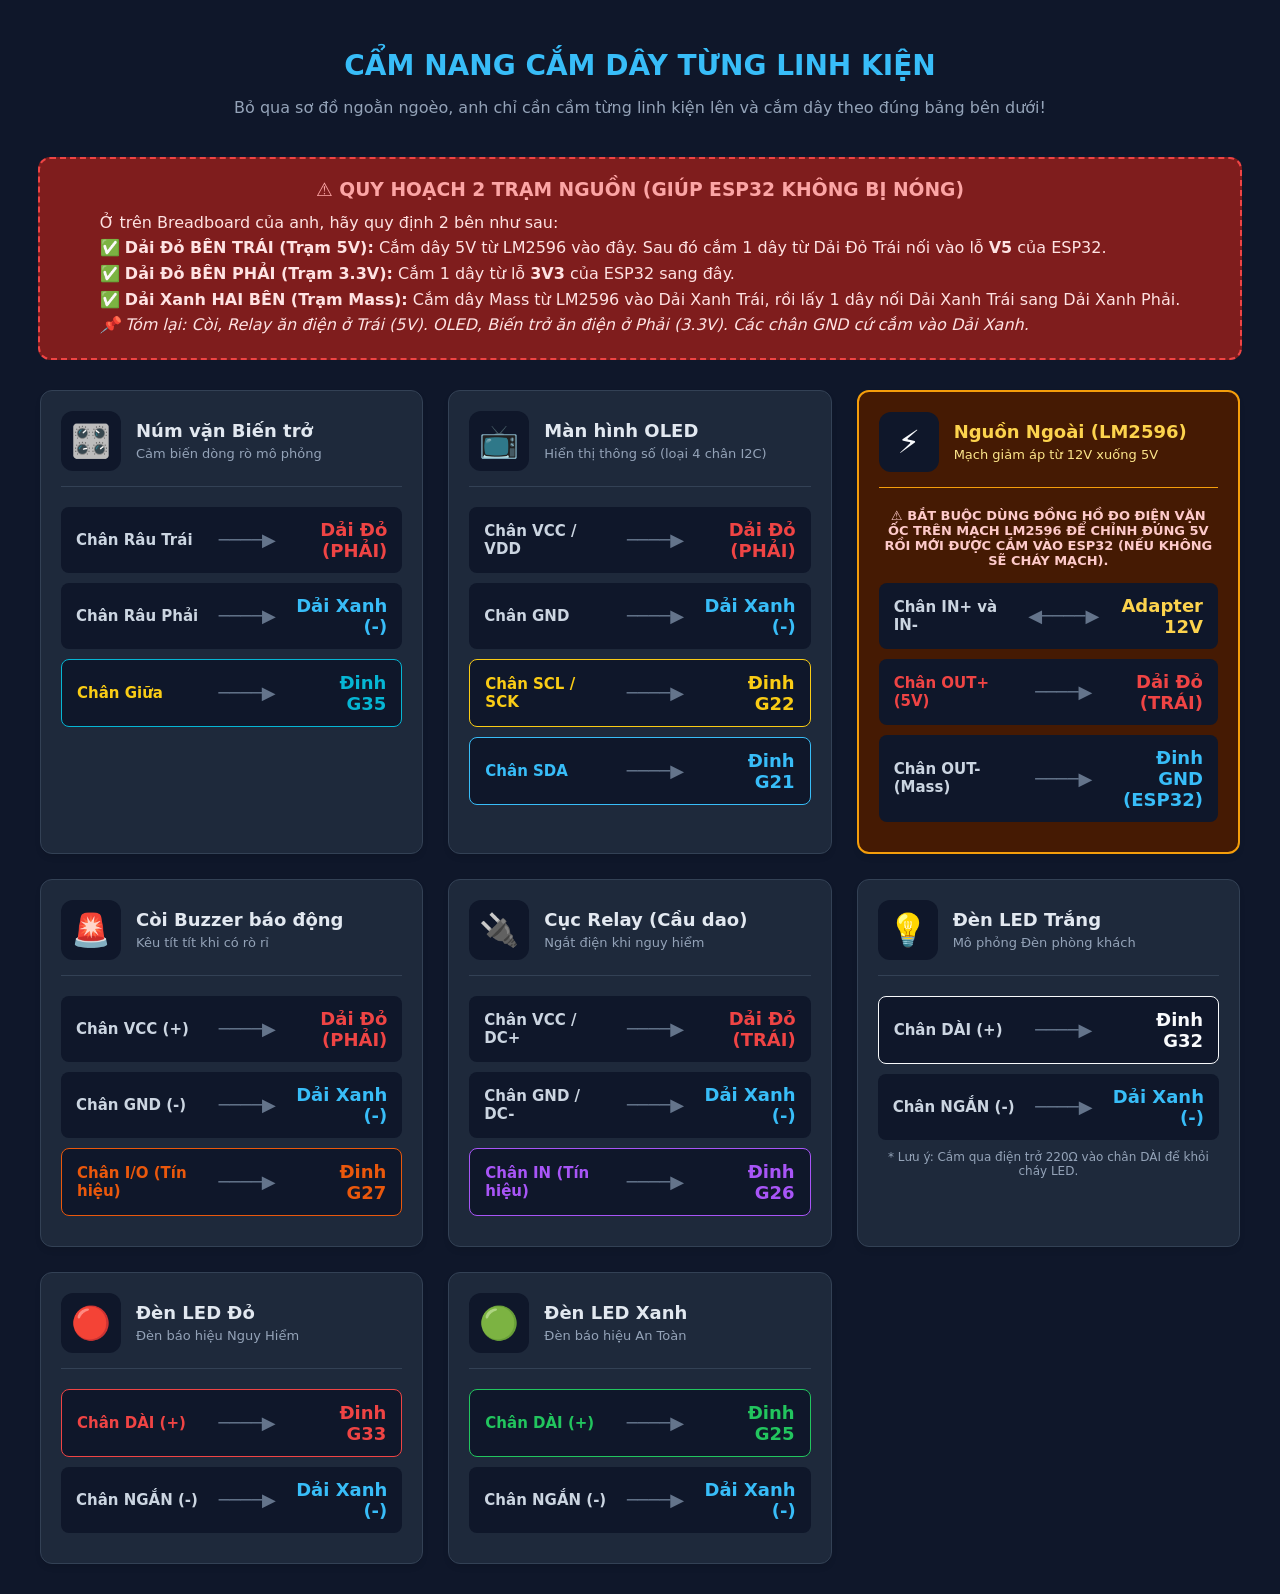
<file: huong-dan-cam-day-chi-tiet.html>
<!DOCTYPE html>
<html lang="vi">
<head>
<meta charset="UTF-8">
<meta name="viewport" content="width=device-width, initial-scale=1.0">
<title>Sơ Đồ Cắm Dây Rút Gọn</title>
<style>
    body {
        font-family: 'Segoe UI', system-ui, sans-serif;
        background: #0f172a;
        color: #f8fafc;
        margin: 0;
        padding: 30px;
    }
    h1 {
        text-align: center;
        color: #38bdf8;
        font-size: 28px;
        margin-bottom: 10px;
        text-transform: uppercase;
    }
    p.subtitle {
        text-align: center;
        color: #94a3b8;
        font-size: 16px;
        margin-bottom: 40px;
    }
    .grid {
        display: grid;
        grid-template-columns: repeat(auto-fit, minmax(350px, 1fr));
        gap: 25px;
        max-width: 1200px;
        margin: 0 auto;
    }
    .card {
        background: #1e293b;
        border: 1px solid #334155;
        border-radius: 12px;
        padding: 20px;
        box-shadow: 0 4px 6px -1px rgba(0, 0, 0, 0.1);
        transition: transform 0.2s;
    }
    .card:hover {
        transform: translateY(-5px);
        border-color: #38bdf8;
    }
    .card-header {
        display: flex;
        align-items: center;
        gap: 15px;
        margin-bottom: 20px;
        border-bottom: 1px solid #334155;
        padding-bottom: 15px;
    }
    .emoji {
        font-size: 32px;
        background: #0f172a;
        width: 60px;
        height: 60px;
        display: flex;
        align-items: center;
        justify-content: center;
        border-radius: 12px;
    }
    .card-title {
        font-size: 18px;
        font-weight: 600;
        color: #e2e8f0;
        margin: 0;
    }
    .card-desc {
        font-size: 13px;
        color: #94a3b8;
        margin: 5px 0 0 0;
    }
    .connection {
        display: flex;
        align-items: center;
        justify-content: space-between;
        background: #0f172a;
        padding: 12px 15px;
        border-radius: 8px;
        margin-bottom: 10px;
        font-size: 15px;
    }
    .pin-source {
        font-weight: bold;
        color: #cbd5e1;
        width: 40%;
    }
    .wire-path {
        color: #64748b;
        font-size: 18px;
        display: flex;
        align-items: center;
        gap: 5px;
    }
    .pin-target {
        font-weight: bold;
        color: #38bdf8;
        width: 30%;
        text-align: right;
        font-size: 18px;
    }
    .highlight-red { color: #ef4444 !important; }
    .highlight-green { color: #22c55e !important; }
    .highlight-yellow { color: #facc15 !important; }
    .highlight-purple { color: #a855f7 !important; }
    
    .alert-box {
        background: #7f1d1d;
        border: 2px dashed #ef4444;
        border-radius: 12px;
        padding: 20px;
        max-width: 1160px;
        margin: 0 auto 30px auto;
        text-align: center;
    }
    .alert-box h3 { margin: 0 0 10px 0; color: #fca5a5; }
    .alert-box p { margin: 0; color: #fee2e2; font-size: 16px;}
</style>
</head>
<body>

<h1>CẨM NANG CẮM DÂY TỪNG LINH KIỆN</h1>
<p class="subtitle">Bỏ qua sơ đồ ngoằn ngoèo, anh chỉ cần cầm từng linh kiện lên và cắm dây theo đúng bảng bên dưới!</p>

<div class="alert-box">
    <h3>⚠️ QUY HOẠCH 2 TRẠM NGUỒN (GIÚP ESP32 KHÔNG BỊ NÓNG)</h3>
    <p style="text-align: left; display: inline-block; margin: 0 auto; line-height: 1.6;">
    Ở trên Breadboard của anh, hãy quy định 2 bên như sau:<br>
    ✅ <b>Dải Đỏ BÊN TRÁI (Trạm 5V):</b> Cắm dây 5V từ LM2596 vào đây. Sau đó cắm 1 dây từ Dải Đỏ Trái nối vào lỗ <b>V5</b> của ESP32.<br>
    ✅ <b>Dải Đỏ BÊN PHẢI (Trạm 3.3V):</b> Cắm 1 dây từ lỗ <b>3V3</b> của ESP32 sang đây.<br>
    ✅ <b>Dải Xanh HAI BÊN (Trạm Mass):</b> Cắm dây Mass từ LM2596 vào Dải Xanh Trái, rồi lấy 1 dây nối Dải Xanh Trái sang Dải Xanh Phải.<br>
    <i>📌 Tóm lại: Còi, Relay ăn điện ở Trái (5V). OLED, Biến trở ăn điện ở Phải (3.3V). Các chân GND cứ cắm vào Dải Xanh.</i></p>
</div>

<div class="grid">

    <!-- BIẾN TRỞ -->
    <div class="card">
        <div class="card-header">
            <div class="emoji">🎛️</div>
            <div>
                <h3 class="card-title">Núm vặn Biến trở</h3>
                <p class="card-desc">Cảm biến dòng rò mô phỏng</p>
            </div>
        </div>
        <div class="connection">
            <div class="pin-source">Chân Râu Trái</div>
            <div class="wire-path">────▶</div>
            <div class="pin-target highlight-red">Dải Đỏ (PHẢI)</div>
        </div>
        <div class="connection">
            <div class="pin-source">Chân Râu Phải</div>
            <div class="wire-path">────▶</div>
            <div class="pin-target">Dải Xanh (-)</div>
        </div>
        <div class="connection" style="border: 1px solid #06b6d4;">
            <div class="pin-source highlight-yellow">Chân Giữa</div>
            <div class="wire-path">────▶</div>
            <div class="pin-target" style="color: #06b6d4">Đinh G35</div>
        </div>
    </div>

    <!-- MÀN HÌNH OLED -->
    <div class="card">
        <div class="card-header">
            <div class="emoji">📺</div>
            <div>
                <h3 class="card-title">Màn hình OLED</h3>
                <p class="card-desc">Hiển thị thông số (loại 4 chân I2C)</p>
            </div>
        </div>
        <div class="connection">
            <div class="pin-source">Chân VCC / VDD</div>
            <div class="wire-path">────▶</div>
            <div class="pin-target highlight-red">Dải Đỏ (PHẢI)</div>
        </div>
        <div class="connection">
            <div class="pin-source">Chân GND</div>
            <div class="wire-path">────▶</div>
            <div class="pin-target">Dải Xanh (-)</div>
        </div>
        <div class="connection" style="border: 1px solid #facc15;">
            <div class="pin-source highlight-yellow">Chân SCL / SCK</div>
            <div class="wire-path">────▶</div>
            <div class="pin-target highlight-yellow">Đinh G22</div>
        </div>
        <div class="connection" style="border: 1px solid #38bdf8;">
            <div class="pin-source" style="color: #38bdf8">Chân SDA</div>
            <div class="wire-path">────▶</div>
            <div class="pin-target">Đinh G21</div>
        </div>
    </div>

    <!-- NGUỒN NGOÀI LM2596 -->
    <div class="card" style="border: 2px solid #f59e0b; background: #451a03;">
        <div class="card-header" style="border-bottom-color: #f59e0b;">
            <div class="emoji">⚡</div>
            <div>
                <h3 class="card-title" style="color: #fcd34d;">Nguồn Ngoài (LM2596)</h3>
                <p class="card-desc" style="color: #fde68a;">Mạch giảm áp từ 12V xuống 5V</p>
            </div>
        </div>
        <div style="font-size: 13px; color: #fecaca; text-align: center; margin-bottom: 15px; font-weight: bold;">
            ⚠️ BẮT BUỘC DÙNG ĐỒNG HỒ ĐO ĐIỆN VẶN ỐC TRÊN MẠCH LM2596 ĐỂ CHỈNH ĐÚNG 5V RỒI MỚI ĐƯỢC CẮM VÀO ESP32 (NẾU KHÔNG SẼ CHÁY MẠCH).
        </div>
        <div class="connection">
            <div class="pin-source">Chân IN+ và IN-</div>
            <div class="wire-path">◀────▶</div>
            <div class="pin-target" style="color: #fcd34d;">Adapter 12V</div>
        </div>
        <div class="connection">
            <div class="pin-source highlight-red">Chân OUT+ (5V)</div>
            <div class="wire-path">────▶</div>
            <div class="pin-target highlight-red">Dải Đỏ (TRÁI)</div>
        </div>
        <div class="connection">
            <div class="pin-source">Chân OUT- (Mass)</div>
            <div class="wire-path">────▶</div>
            <div class="pin-target">Đinh GND (ESP32)</div>
        </div>
    </div>

    <!-- CÒI BUZZER -->
    <div class="card">
        <div class="card-header">
            <div class="emoji">🚨</div>
            <div>
                <h3 class="card-title">Còi Buzzer báo động</h3>
                <p class="card-desc">Kêu tít tít khi có rò rỉ</p>
            </div>
        </div>
        <div class="connection">
            <div class="pin-source">Chân VCC (+)</div>
            <div class="wire-path">────▶</div>
            <div class="pin-target highlight-red">Dải Đỏ (PHẢI)</div>
        </div>
        <div class="connection">
            <div class="pin-source">Chân GND (-)</div>
            <div class="wire-path">────▶</div>
            <div class="pin-target">Dải Xanh (-)</div>
        </div>
        <div class="connection" style="border: 1px solid #ea580c;">
            <div class="pin-source" style="color: #ea580c">Chân I/O (Tín hiệu)</div>
            <div class="wire-path">────▶</div>
            <div class="pin-target" style="color: #ea580c">Đinh G27</div>
        </div>
    </div>

    <!-- CỤC RELAY -->
    <div class="card">
        <div class="card-header">
            <div class="emoji">🔌</div>
            <div>
                <h3 class="card-title">Cục Relay (Cầu dao)</h3>
                <p class="card-desc">Ngắt điện khi nguy hiểm</p>
            </div>
        </div>
        <div class="connection">
            <div class="pin-source">Chân VCC / DC+</div>
            <div class="wire-path">────▶</div>
            <div class="pin-target highlight-red">Dải Đỏ (TRÁI)</div>
        </div>
        <div class="connection">
            <div class="pin-source">Chân GND / DC-</div>
            <div class="wire-path">────▶</div>
            <div class="pin-target">Dải Xanh (-)</div>
        </div>
        <div class="connection" style="border: 1px solid #a855f7;">
            <div class="pin-source" style="color: #a855f7">Chân IN (Tín hiệu)</div>
            <div class="wire-path">────▶</div>
            <div class="pin-target highlight-purple">Đinh G26</div>
        </div>
    </div>

    <!-- LED TRẮNG -->
    <div class="card">
        <div class="card-header">
            <div class="emoji">💡</div>
            <div>
                <h3 class="card-title">Đèn LED Trắng</h3>
                <p class="card-desc">Mô phỏng Đèn phòng khách</p>
            </div>
        </div>
        <div class="connection" style="border: 1px solid #f8fafc;">
            <div class="pin-source">Chân DÀI (+)</div>
            <div class="wire-path">────▶</div>
            <div class="pin-target" style="color: #f8fafc">Đinh G32</div>
        </div>
        <div class="connection">
            <div class="pin-source">Chân NGẮN (-)</div>
            <div class="wire-path">────▶</div>
            <div class="pin-target">Dải Xanh (-)</div>
        </div>
        <div style="font-size: 12px; color: #94a3b8; text-align: center; margin-top: 10px;">
            * Lưu ý: Cắm qua điện trở 220Ω vào chân DÀI để khỏi cháy LED.
        </div>
    </div>

    <!-- LED ĐỎ -->
    <div class="card">
        <div class="card-header">
            <div class="emoji">🔴</div>
            <div>
                <h3 class="card-title">Đèn LED Đỏ</h3>
                <p class="card-desc">Đèn báo hiệu Nguy Hiểm</p>
            </div>
        </div>
        <div class="connection" style="border: 1px solid #ef4444;">
            <div class="pin-source highlight-red">Chân DÀI (+)</div>
            <div class="wire-path">────▶</div>
            <div class="pin-target highlight-red">Đinh G33</div>
        </div>
        <div class="connection">
            <div class="pin-source">Chân NGẮN (-)</div>
            <div class="wire-path">────▶</div>
            <div class="pin-target">Dải Xanh (-)</div>
        </div>
    </div>

    <!-- LED XANH -->
    <div class="card">
        <div class="card-header">
            <div class="emoji">🟢</div>
            <div>
                <h3 class="card-title">Đèn LED Xanh</h3>
                <p class="card-desc">Đèn báo hiệu An Toàn</p>
            </div>
        </div>
        <div class="connection" style="border: 1px solid #22c55e;">
            <div class="pin-source highlight-green">Chân DÀI (+)</div>
            <div class="wire-path">────▶</div>
            <div class="pin-target highlight-green">Đinh G25</div>
        </div>
        <div class="connection">
            <div class="pin-source">Chân NGẮN (-)</div>
            <div class="wire-path">────▶</div>
            <div class="pin-target">Dải Xanh (-)</div>
        </div>
    </div>

</div>

</body>
</html>
</file>
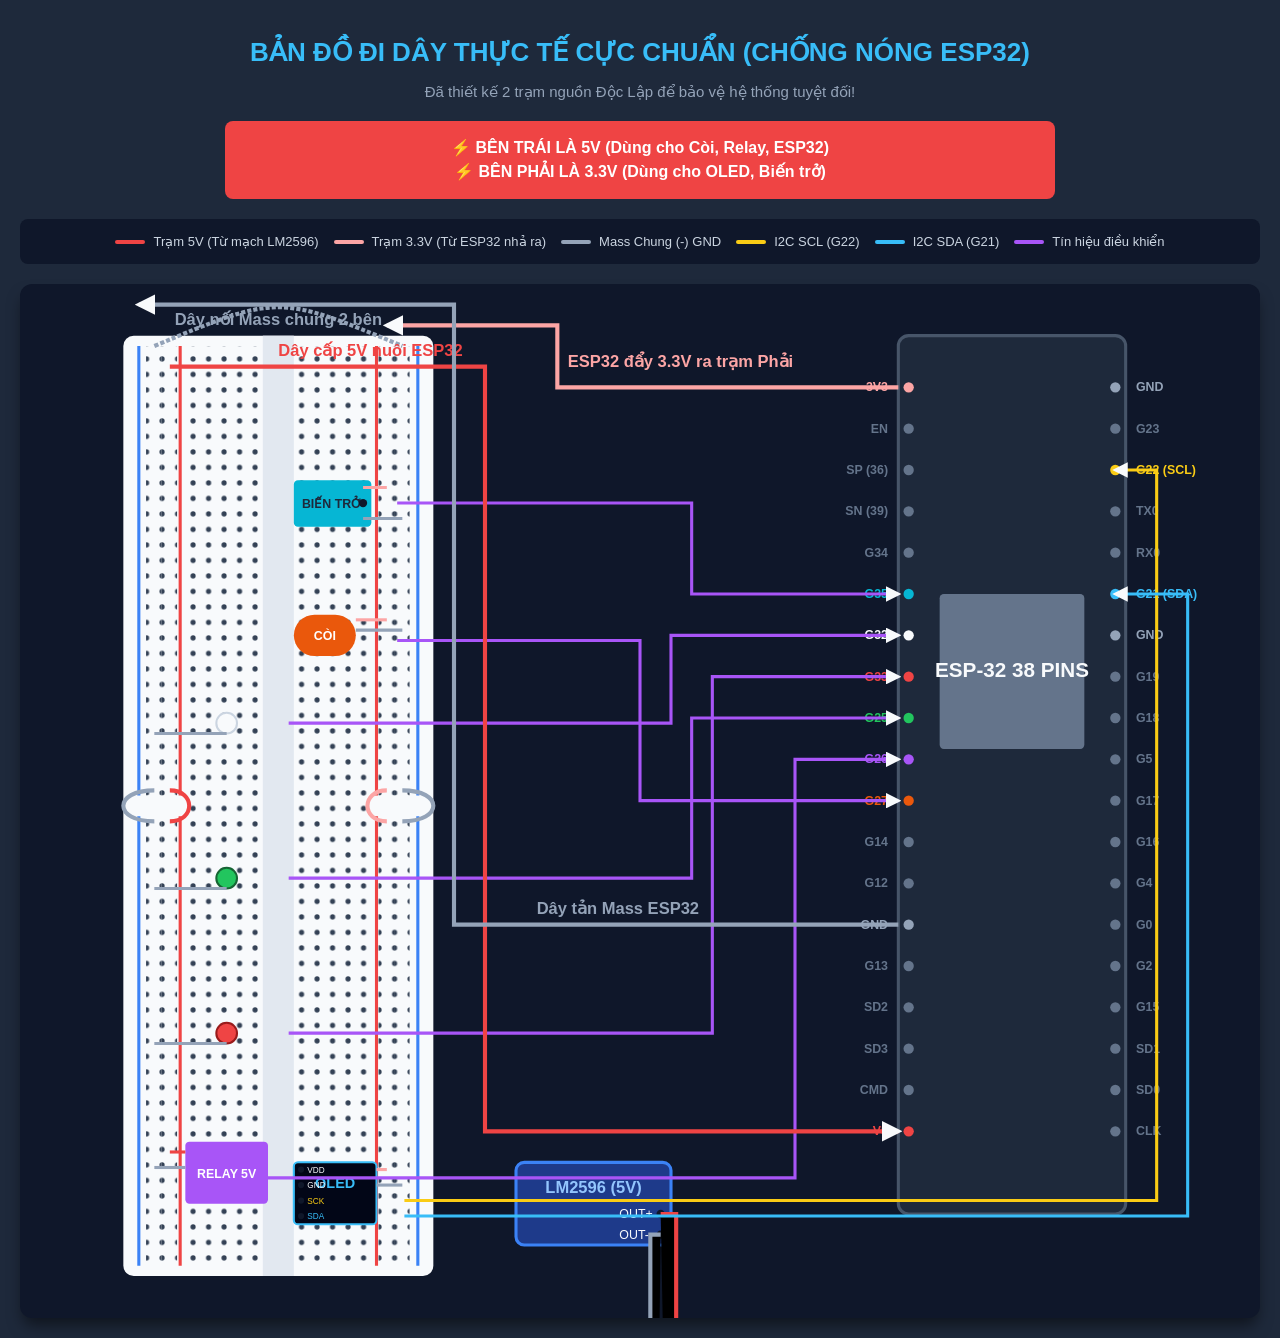
<file: so-do-thuc-te.html>
<!DOCTYPE html>
<html lang="vi">
<head>
<meta charset="UTF-8">
<title>Sơ đồ Lắp đặt Thực tế - 2 Trạm Nguồn Độc Lập</title>
<style>
body { font-family: 'Segoe UI', Tahoma, Geneva, Verdana, sans-serif; background: #1e293b; color: #f8fafc; margin: 0; padding: 20px; }
h1 { text-align: center; color: #38bdf8; font-size: 26px; text-transform: uppercase; margin-bottom: 5px;}
p.sub { text-align: center; color: #94a3b8; font-size: 15px; margin-bottom: 20px; }
.legend { display: flex; flex-wrap: wrap; gap: 15px; justify-content: center; margin-bottom: 20px; background: #0f172a; padding: 15px; border-radius: 8px; }
.legend div { display: flex; align-items: center; gap: 8px; font-size: 13px; color: #cbd5e1; }
.lw { width: 30px; height: 4px; border-radius: 2px; }
svg { display: block; margin: auto; background: #0f172a; border-radius: 12px; box-shadow: 0 10px 15px -3px rgba(0,0,0,0.5); }
.alert { background: #ef4444; color: white; padding: 15px; border-radius: 8px; text-align: center; font-weight: bold; font-size: 16px; max-width: 800px; margin: 0 auto 20px; line-height: 1.5; }
</style>
</head>
<body>

<h1>BẢN ĐỒ ĐI DÂY THỰC TẾ CỰC CHUẨN (CHỐNG NÓNG ESP32)</h1>
<p class="sub">Đã thiết kế 2 trạm nguồn Độc Lập để bảo vệ hệ thống tuyệt đối!</p>

<div class="alert">
  ⚡ BÊN TRÁI LÀ 5V (Dùng cho Còi, Relay, ESP32) <br> ⚡ BÊN PHẢI LÀ 3.3V (Dùng cho OLED, Biến trở)
</div>

<div class="legend">
  <div><span class="lw" style="background:#ef4444"></span>Trạm 5V (Từ mạch LM2596)</div>
  <div><span class="lw" style="background:#fca5a5"></span>Trạm 3.3V (Từ ESP32 nhả ra)</div>
  <div><span class="lw" style="background:#94a3b8"></span>Mass Chung (-) GND</div>
  <div><span class="lw" style="background:#facc15"></span>I2C SCL (G22)</div>
  <div><span class="lw" style="background:#38bdf8"></span>I2C SDA (G21)</div>
  <div><span class="lw" style="background:#a855f7"></span>Tín hiệu điều khiển</div>
</div>

<svg viewBox="0 0 1200 1000" width="100%" xmlns="http://www.w3.org/2000/svg">
  <defs>
    <pattern id="hole" width="15" height="15" patternUnits="userSpaceOnUse">
      <circle cx="7.5" cy="7.5" r="2.5" fill="#334155"/>
    </pattern>
    <marker id="arrow" viewBox="0 0 10 10" refX="8" refY="5" markerWidth="5" markerHeight="5" orient="auto">
      <path d="M 0 0 L 10 5 L 0 10 z" fill="currentColor"/>
    </marker>
  </defs>

  <!-- ESP32 CHUẨN 38 CHÂN (BÊN PHẢI) -->
  <g transform="translate(850, 50)">
    <rect x="0" y="0" width="220" height="850" rx="10" fill="#1e293b" stroke="#475569" stroke-width="3"/>
    <rect x="40" y="250" width="140" height="150" rx="4" fill="#64748b"/>
    <text x="110" y="330" text-anchor="middle" fill="#f8fafc" font-size="20" font-weight="bold">ESP-32 38 PINS</text>
    
    <!-- LEFT PINS CỦA ESP32 -->
    <g font-size="12" font-weight="bold" text-anchor="end">
      <!-- Top down theo hình thật của user -->
      <circle cx="10" cy="50" r="5" fill="#fca5a5"/> <text x="-10" y="54" fill="#fca5a5">3V3</text>
      <circle cx="10" cy="90" r="5" fill="#64748b"/> <text x="-10" y="94" fill="#64748b">EN</text>
      <circle cx="10" cy="130" r="5" fill="#64748b"/> <text x="-10" y="134" fill="#64748b">SP (36)</text>
      <circle cx="10" cy="170" r="5" fill="#64748b"/> <text x="-10" y="174" fill="#64748b">SN (39)</text>
      <circle cx="10" cy="210" r="5" fill="#64748b"/> <text x="-10" y="214" fill="#64748b">G34</text>
      <circle cx="10" cy="250" r="5" fill="#06b6d4"/> <text x="-10" y="254" fill="#06b6d4">G35</text>
      <circle cx="10" cy="290" r="5" fill="#f8fafc"/> <text x="-10" y="294" fill="#f8fafc">G32</text>
      <circle cx="10" cy="330" r="5" fill="#ef4444"/> <text x="-10" y="334" fill="#ef4444">G33</text>
      <circle cx="10" cy="370" r="5" fill="#22c55e"/> <text x="-10" y="374" fill="#22c55e">G25</text>
      <circle cx="10" cy="410" r="5" fill="#a855f7"/> <text x="-10" y="414" fill="#a855f7">G26</text>
      <circle cx="10" cy="450" r="5" fill="#ea580c"/> <text x="-10" y="454" fill="#ea580c">G27</text>
      <circle cx="10" cy="490" r="5" fill="#64748b"/> <text x="-10" y="494" fill="#64748b">G14</text>
      <circle cx="10" cy="530" r="5" fill="#64748b"/> <text x="-10" y="534" fill="#64748b">G12</text>
      <circle cx="10" cy="570" r="5" fill="#94a3b8"/> <text x="-10" y="574" fill="#94a3b8">GND</text>
      <circle cx="10" cy="610" r="5" fill="#64748b"/> <text x="-10" y="614" fill="#64748b">G13</text>
      <circle cx="10" cy="650" r="5" fill="#64748b"/> <text x="-10" y="654" fill="#64748b">SD2</text>
      <circle cx="10" cy="690" r="5" fill="#64748b"/> <text x="-10" y="694" fill="#64748b">SD3</text>
      <circle cx="10" cy="730" r="5" fill="#64748b"/> <text x="-10" y="734" fill="#64748b">CMD</text>
      <circle cx="10" cy="770" r="5" fill="#ef4444"/> <text x="-10" y="774" fill="#ef4444">V5</text>
    </g>

    <!-- RIGHT PINS CỦA ESP32 -->
    <g font-size="12" font-weight="bold" text-anchor="start">
      <!-- Thứ tự chuẩn của mạch ESP32 38 pin: GND, G23, G22, TX0, RX0, G21... -->
      <circle cx="210" cy="50" r="5" fill="#94a3b8"/> <text x="230" y="54" fill="#94a3b8">GND</text>
      <circle cx="210" cy="90" r="5" fill="#64748b"/> <text x="230" y="94" fill="#64748b">G23</text>
      <circle cx="210" cy="130" r="5" fill="#facc15"/> <text x="230" y="134" fill="#facc15">G22 (SCL)</text>
      <circle cx="210" cy="170" r="5" fill="#64748b"/> <text x="230" y="174" fill="#64748b">TX0</text>
      <circle cx="210" cy="210" r="5" fill="#64748b"/> <text x="230" y="214" fill="#64748b">RX0</text>
      <circle cx="210" cy="250" r="5" fill="#38bdf8"/> <text x="230" y="254" fill="#38bdf8">G21 (SDA)</text>
      <circle cx="210" cy="290" r="5" fill="#94a3b8"/> <text x="230" y="294" fill="#94a3b8">GND</text>
      <circle cx="210" cy="330" r="5" fill="#64748b"/> <text x="230" y="334" fill="#64748b">G19</text>
      <circle cx="210" cy="370" r="5" fill="#64748b"/> <text x="230" y="374" fill="#64748b">G18</text>
      <circle cx="210" cy="410" r="5" fill="#64748b"/> <text x="230" y="414" fill="#64748b">G5</text>
      <circle cx="210" cy="450" r="5" fill="#64748b"/> <text x="230" y="454" fill="#64748b">G17</text>
      <circle cx="210" cy="490" r="5" fill="#64748b"/> <text x="230" y="494" fill="#64748b">G16</text>
      <circle cx="210" cy="530" r="5" fill="#64748b"/> <text x="230" y="534" fill="#64748b">G4</text>
      <circle cx="210" cy="570" r="5" fill="#64748b"/> <text x="230" y="574" fill="#64748b">G0</text>
      <circle cx="210" cy="610" r="5" fill="#64748b"/> <text x="230" y="614" fill="#64748b">G2</text>
      <circle cx="210" cy="650" r="5" fill="#64748b"/> <text x="230" y="654" fill="#64748b">G15</text>
      <circle cx="210" cy="690" r="5" fill="#64748b"/> <text x="230" y="694" fill="#64748b">SD1</text>
      <circle cx="210" cy="730" r="5" fill="#64748b"/> <text x="230" y="734" fill="#64748b">SD0</text>
      <circle cx="210" cy="770" r="5" fill="#64748b"/> <text x="230" y="774" fill="#64748b">CLK</text>
    </g>
  </g>


  <!-- BREADBOARD (BÊN TRÁI) -->
  <g transform="translate(100, 50)">
    <rect x="0" y="0" width="300" height="910" rx="10" fill="#f8fafc"/>
    <rect x="135" y="0" width="30" height="910" fill="#e2e8f0"/> <!-- Rãnh giữa -->

    <!-- TRẠM TRÁI (5V VÀ GND) -->
    <!-- Dải Xanh Trái NỬA TRÊN -->
    <line x1="15" y1="10" x2="15" y2="445" stroke="#3b82f6" stroke-width="3"/>
    <rect x="22" y="10" width="15" height="435" fill="url(#hole)"/>
    <!-- Dải Đỏ Trái NỬA TRÊN -->
    <line x1="55" y1="10" x2="55" y2="445" stroke="#ef4444" stroke-width="3"/>
    <rect x="37" y="10" width="15" height="435" fill="url(#hole)"/>

    <!-- Dải Xanh Trái NỬA DƯỚI -->
    <line x1="15" y1="465" x2="15" y2="900" stroke="#3b82f6" stroke-width="3"/>
    <rect x="22" y="465" width="15" height="435" fill="url(#hole)"/>
    <!-- Dải Đỏ Trái NỬA DƯỚI -->
    <line x1="55" y1="465" x2="55" y2="900" stroke="#ef4444" stroke-width="3"/>
    <rect x="37" y="465" width="15" height="435" fill="url(#hole)"/>

    <!-- LỖ CẮM LINH KIỆN -->
    <rect x="60" y="10" width="75" height="890" fill="url(#hole)"/>
    <rect x="165" y="10" width="75" height="890" fill="url(#hole)"/>

    <!-- TRẠM PHẢI (3.3V VÀ GND) -->
    <!-- Dải Xanh Phải NỬA TRÊN -->
    <line x1="285" y1="10" x2="285" y2="445" stroke="#3b82f6" stroke-width="3"/>
    <rect x="262" y="10" width="15" height="435" fill="url(#hole)"/>
    <!-- Dải Đỏ Phải NỬA TRÊN -->
    <line x1="245" y1="10" x2="245" y2="445" stroke="#ef4444" stroke-width="3"/> <!-- Màu đỏ nhưng mang điện 3.3v -->
    <rect x="247" y="10" width="15" height="435" fill="url(#hole)"/>

    <!-- Dải Xanh Phải NỬA DƯỚI -->
    <line x1="285" y1="465" x2="285" y2="900" stroke="#3b82f6" stroke-width="3"/>
    <rect x="262" y="465" width="15" height="435" fill="url(#hole)"/>
    <!-- Dải Đỏ Phải NỬA DƯỚI -->
    <line x1="245" y1="465" x2="245" y2="900" stroke="#ef4444" stroke-width="3"/>
    <rect x="247" y="465" width="15" height="435" fill="url(#hole)"/>

    <!-- DÂY BẮC CẦU GIỮA BẢNG -->
    <path d="M 30 440 C -10 440, -10 470, 30 470" fill="none" stroke="#94a3b8" stroke-width="4"/> <!-- GND Trái -->
    <path d="M 45 440 C 70 440, 70 470, 45 470" fill="none" stroke="#ef4444" stroke-width="4"/> <!-- 5V Trái -->
    <path d="M 270 440 C 310 440, 310 470, 270 470" fill="none" stroke="#94a3b8" stroke-width="4"/> <!-- GND Phải -->
    <path d="M 255 440 C 230 440, 230 470, 255 470" fill="none" stroke="#fca5a5" stroke-width="4"/> <!-- 3.3V Phải -->
    
    <!-- DÂY NỐI MASS TỪ TRÁI SANG PHẢI -->
    <path d="M 30 10 C 150 -40, 150 -40, 270 10" fill="none" stroke="#94a3b8" stroke-width="4" stroke-dasharray="4,2"/>
    <text x="150" y="-10" text-anchor="middle" font-weight="bold" fill="#94a3b8">Dây nối Mass chung 2 bên</text>


    <!-- ================= LINH KIỆN TRÊN BREADBOARD ================= -->
    <!-- BIẾN TRỞ (Lấy 3.3V BÊN PHẢI) -->
    <rect x="165" y="140" width="75" height="45" fill="#06b6d4" rx="4"/>
    <text x="202" y="167" text-anchor="middle" fill="#1e293b" font-weight="bold" font-size="12">BIẾN TRỞ</text>
    <line x1="232" y1="147" x2="255" y2="147" stroke="#fca5a5" stroke-width="3"/> <!-- Dây VCC ra 3.3V Phải -->
    <line x1="232" y1="177" x2="270" y2="177" stroke="#94a3b8" stroke-width="3"/> <!-- Dây GND ra Mass Phải -->
    <!-- Chân giữa là tín hiệu (nối ra G35) -->
    <circle cx="232" cy="162" r="4" fill="#0f172a"/> 

    <!-- LED TRẮNG -->
    <circle cx="100" cy="375" r="10" fill="#f8fafc" stroke="#cbd5e1" stroke-width="2"/>
    <line x1="100" y1="385" x2="30" y2="385" stroke="#94a3b8" stroke-width="3"/>

    <!-- LED XANH -->
    <circle cx="100" cy="525" r="10" fill="#22c55e" stroke="#166534" stroke-width="2"/>
    <line x1="100" y1="535" x2="30" y2="535" stroke="#94a3b8" stroke-width="3"/>

    <!-- LED ĐỎ -->
    <circle cx="100" cy="675" r="10" fill="#ef4444" stroke="#991b1b" stroke-width="2"/>
    <line x1="100" y1="685" x2="30" y2="685" stroke="#94a3b8" stroke-width="3"/>

    <!-- CÒI BUZZER (Lấy 3.3V BÊN PHẢI - Không hú liên tục) -->
    <rect x="165" y="270" width="60" height="40" fill="#ea580c" rx="20"/>
    <text x="195" y="295" text-anchor="middle" fill="#fff" font-weight="bold" font-size="12">CÒI</text>
    <line x1="225" y1="275" x2="255" y2="275" stroke="#fca5a5" stroke-width="3"/> <!-- VCC ra 3.3V Phải -->
    <line x1="225" y1="285" x2="270" y2="285" stroke="#94a3b8" stroke-width="3"/> <!-- GND ra Mass Phải -->

    <!-- MODULE RELAY (Lấy 5V BÊN TRÁI) -->
    <rect x="60" y="780" width="80" height="60" fill="#a855f7" rx="4"/>
    <text x="100" y="815" text-anchor="middle" fill="#fff" font-weight="bold" font-size="12">RELAY 5V</text>
    <line x1="60" y1="790" x2="45" y2="790" stroke="#ef4444" stroke-width="3"/> <!-- VCC ra 5V Trái -->
    <line x1="60" y1="805" x2="30" y2="805" stroke="#94a3b8" stroke-width="3"/> <!-- GND ra Mass Trái -->

    <!-- MÀN HÌNH OLED 128x64 (Lấy 3.3V BÊN PHẢI) -->
    <rect x="165" y="800" width="80" height="60" fill="#020617" rx="4" stroke="#38bdf8" stroke-width="2"/>
    <text x="205" y="825" text-anchor="middle" fill="#38bdf8" font-weight="bold" font-size="14">OLED</text>
    <circle cx="172" cy="807" r="3" fill="#0f172a"/> <text x="178" y="810" fill="#f8fafc" font-size="8">VDD</text>
    <circle cx="172" cy="822" r="3" fill="#0f172a"/> <text x="178" y="825" fill="#f8fafc" font-size="8">GND</text>
    <circle cx="172" cy="837" r="3" fill="#0f172a"/> <text x="178" y="840" fill="#facc15" font-size="8">SCK</text>
    <circle cx="172" cy="852" r="3" fill="#0f172a"/> <text x="178" y="855" fill="#38bdf8" font-size="8">SDA</text>
    <line x1="255" y1="807" x2="245" y2="807" stroke="#fca5a5" stroke-width="3"/> <!-- VDD ra 3.3V Phải -->
    <line x1="270" y1="822" x2="245" y2="822" stroke="#94a3b8" stroke-width="3"/> <!-- GND ra Mass Phải -->
  </g>

  <!-- ================= MẠCH GIẢM ÁP LM2596 (CẤP 5V VÀO TRẠM TRÁI) ================= -->
  <g transform="translate(480, 850)">
    <rect x="0" y="0" width="150" height="80" fill="#1e3a8a" rx="8" stroke="#3b82f6" stroke-width="3"/>
    <text x="75" y="30" text-anchor="middle" fill="#93c5fd" font-weight="bold" font-size="16">LM2596 (5V)</text>
    
    <circle cx="140" cy="50" r="4" fill="#0f172a"/> <text x="100" y="54" fill="#f8fafc" font-size="12">OUT+</text>
    <circle cx="140" cy="70" r="4" fill="#0f172a"/> <text x="100" y="74" fill="#f8fafc" font-size="12">OUT-</text>
    
    <!-- OUT+ sang Dải Đỏ Trái (5V) -->
    <path d="M 140 50 L 155 50 L 155 830" stroke="#ef4444" stroke-width="4" marker-end="url(#arrow)"/>
    <!-- OUT- sang Dải Xanh Trái (Mass) -->
    <path d="M 140 70 L 130 70 L 130 850" stroke="#94a3b8" stroke-width="4" marker-end="url(#arrow)"/>
  </g>

  <!-- ============================================== -->
  <!-- ĐI DÂY TÍN HIỆU GIỮA BREADBOARD VÀ ESP32 -->
  <!-- ============================================== -->
  <g fill="none" stroke-width="3" marker-end="url(#arrow)">
    
    <!-- G35 Wire (Biến trở) -->
    <path d="M 365 212 L 650 212 L 650 300 L 850 300" stroke="#a855f7"/> 
    
    <!-- G32 Wire (LED Trắng) -->
    <path d="M 260 425 L 630 425 L 630 340 L 850 340" stroke="#a855f7"/>
    
    <!-- G33 Wire (LED Đỏ) -->
    <path d="M 260 725 L 670 725 L 670 380 L 850 380" stroke="#a855f7"/>
    
    <!-- G25 Wire (LED Xanh) -->
    <path d="M 260 575 L 650 575 L 650 420 L 850 420" stroke="#a855f7"/>
    
    <!-- G26 Wire (Relay) -->
    <path d="M 240 865 L 750 865 L 750 460 L 850 460" stroke="#a855f7"/>
    
    <!-- G27 Wire (Còi) -->
    <path d="M 365 345 L 600 345 L 600 500 L 850 500" stroke="#a855f7"/>

    <!-- SCL Wire (OLED) -> G22 (Đã sửa đúng thứ tự pin ESP) -->
    <path d="M 372 887 L 1100 887 L 1100 180 L 1060 180" stroke="#facc15"/>

    <!-- SDA Wire (OLED) -> G21 (Đã sửa đúng thứ tự pin ESP) -->
    <path d="M 372 902 L 1130 902 L 1130 300 L 1060 300" stroke="#38bdf8"/>
    
    <!-- ĐƯỜNG MẠCH NUÔI ESP32 (TỪ TRẠM 5V BÊN TRÁI ĐẾN CHÂN V5 CỦA ESP) -->
    <path d="M 145 80 L 450 80 L 450 820 L 850 820" stroke="#ef4444" stroke-width="4"/>
    <text x="250" y="70" stroke="none" fill="#ef4444" font-weight="bold">Dây cấp 5V nuôi ESP32</text>
    
    <!-- ĐƯỜNG MẠCH ESP32 NHẢ 3.3V RA TRẠM BÊN PHẢI -->
    <path d="M 850 100 L 520 100 L 520 40 L 355 40" stroke="#fca5a5" stroke-width="4"/>
    <text x="530" y="80" stroke="none" fill="#fca5a5" font-weight="bold">ESP32 đẩy 3.3V ra trạm Phải</text>
    
    <!-- ĐƯỜNG MẠCH GND TỪ ESP32 RA TRẠM MASS TRÁI -->
    <path d="M 850 620 L 420 620 L 420 20 L 115 20" stroke="#94a3b8" stroke-width="4"/>
    <text x="500" y="610" stroke="none" fill="#94a3b8" font-weight="bold">Dây tản Mass ESP32</text>

  </g>

</svg>
</body>
</html>
</file>
